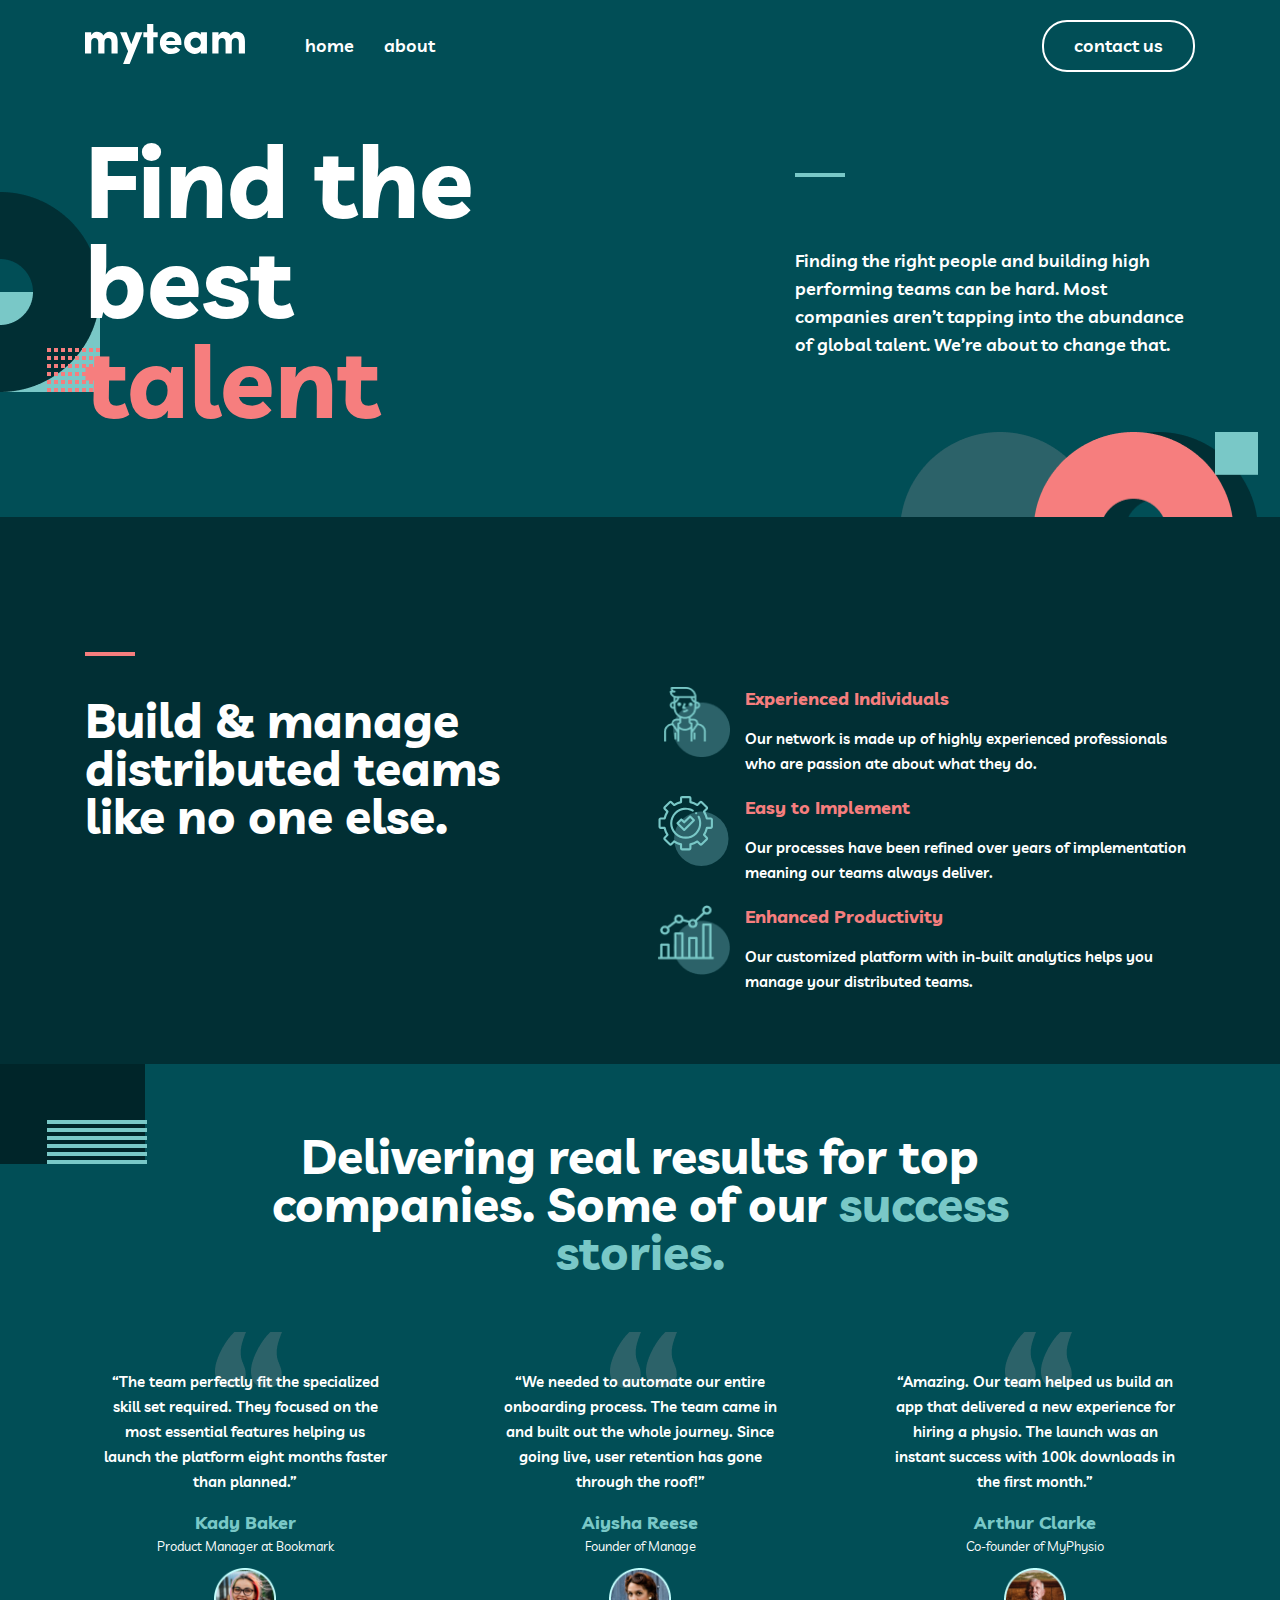
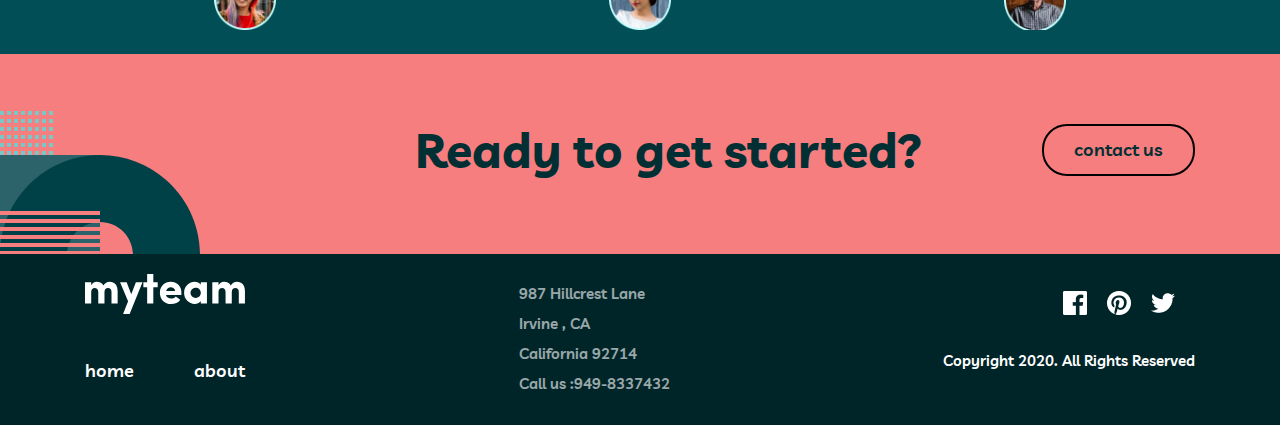
<file: index.html>
<!DOCTYPE html>
<html lang="en">
<head>
  <meta charset="UTF-8">
  <meta http-equiv="X-UA-Compatible" content="IE=edge">
  <meta name="viewport" content="width=device-width, initial-scale=1.0">
  <title>My_site</title>
  <link rel="preconnect" href="https://fonts.googleapis.com">
  <link rel="preconnect" href="https://fonts.gstatic.com" crossorigin>
  <link href="https://fonts.googleapis.com/css2?family=Livvic:wght@300;400;500&family=Open+Sans:wght@300;400;500;600&display=swap" rel="stylesheet">
  <link rel="stylesheet" href="./css/normalize.css">
  <link rel="stylesheet" href="./css/main.css">
</head>
<body>
  <header class="header">
    <div class="container">
      <nav class="header-inner">
        <a class="site-logo" href="./index.html"><img src="./img/myteam-logo.svg" alt="site logo"></a>
        <ul class="header-list">
          <li class="header-item"><a class="header-links" href="./index.html ">home</a></li>
          <li class="header-item"><a class="header-links" href="#">about</a></li>
        </ul>
        <a class="header-link" href="./contact.html">contact us</a>
      </nav>
    </div>
  </header>


  <main>
    <section class="main">
      <div class="container">
        <div class="main-header">
          <div class="title">
            <h1 class="main-heading">Find the best <span class="span">talent</span></h1>
          </div>
          <div class="main-info">
            <span class="line"></span>
            <p>
              Finding the right people and building high performing teams can be hard. Most companies aren’t tapping into the abundance of global talent. We’re about to change that.
            </p>
          </div>
        </div>
      </div>
    </section>

<!-- section content  -->

    <section class="content-section">
      <div class="container">
        <div class="content">
          <div class="content-header">
            <span class="content-line"></span>
            <h2>Build & manage distributed teams like no one else.</h2>
          </div>
            <ul class="content-list">
              <li class="content-item">
                <img src="./img/guy.png" alt="guy" width="73" height="70">
                <div class="experience">
                    <p class="param">Experienced Individuals</p>
                    <p class="param2">Our network is made up of highly experienced professionals who are passion ate about what they do.</p>
                </div>
              </li>
              <li class="content-item second">
                <img src="./img/set.svg" alt="set" width="73" height="70">
                <div class="experience">
                  <p class="param">Easy to Implement</p>
                  <p class="param2">Our processes have been refined over years of implementation meaning our teams always deliver.</p>
                </div>
              </li>
              <li class="content-item second">
                <img src="./img/settings.png" alt="setting" width="73" height="70">
                <div class="experience">
                  <p class="param">Enhanced Productivity</p>
                  <p class="param2">Our customized platform with in-built analytics helps you manage your distributed teams.</p>
                </div>
              </li>
            </ul>
        </div>
      </div>
    </section>

<!-- section stories  -->

    <section class="third">
      <div class="container">
        <div class="transporting">
          <div class="transporting-header">
            <h3>Delivering real results for top companies. Some of our 
              <span class="success">success stories.</span>
            </h3>
          </div>
            <ul class="profession">
              <li>
                <p class="personal-info">
                  “The team perfectly fit the specialized skill set required. They focused on the most essential features helping us launch the platform eight months faster than planned.”
                </p>
                <span>Kady Baker</span>
                <p class="level-job">Product Manager at Bookmark</p>
                <img src="./img/girl1.png" alt="girl" width="62" height="62">
              </li>
              <li>
                <p class="personal-info"> “We needed to automate our entire onboarding process. The team came in and built out the whole journey. Since going live, user retention has gone through the roof!”</p>
                <span>Aiysha Reese</span>
                <p class="level-job">Founder of Manage</p>
                <img src="./img/girl2.png" alt="girl" width="62" height="62">
              </li>
              <li>
                <p class="personal-info">
                  “Amazing. Our team helped us build an app that delivered a new experience for hiring a physio. The launch was an instant success with 100k downloads in the first month.”
                </p>
                <span>Arthur Clarke</span>
                <p class="level-job">Co-founder of MyPhysio</p>
                <img src="./img/man3.png" alt="man" width="62" height="62">
              </li>
            </ul>
        </div>
      </div>
    </section>


    <section class="pink">
      <div class="container">
        <div class="ready ">
          <span>Ready to get started?</span>
          <a class="social-tel" href="./contact.html">contact us</a>
        </div>
      </div>
    </section>
  </main>


  <footer class="footer">
    <div class="container">
      <div class="footer-header">
        <div class="footer-link">
          <a href="#"><img src="./img/myteam-logo.svg" alt="myteam-logo"></a>
          <ul class="footer-ul">
            <li><a href="./index.html">home</a></li>
            <li><a href="#">about</a></li>
          </ul>
        </div>
        <address class="address">
          <p>987 Hillcrest Lane</p>
          <p>Irvine , CA</p>
          <p>California 92714</p>
          <p>Call us :949-8337432</p>
        </address>
        <div class="social-link">
          <ul>
            <li><a href="https://www.facebook.com/profile.php?id=100080662261927"><img src="./img/face.png" alt="facebook"></a></li>
            <li><a href="https://www.pinterest.com/shaxme2006/"><img src="./img/pinterest.png" alt="pinterest"></a></li>
            <li><a href="https://twitter.com/"><img src="./img/twitter.png" alt="twitter"></a></li>
          </ul>
          <p class="p-end">Copyright 2020. All Rights Reserved</p>
        </div>
      </div>
    </div>
  </footer>
</body>
</html>
</file>
<file: css/main.css>
* {
  box-sizing:border-box;
}

body {
  font-family: 'Livvic', sans-serif;
  font-family: 'Open Sans', sans-serif;
  font-style:normal;
  font-weight:normal;
  color: #000;
}

.container {
  max-width:1150px;
  padding: 20px 20px;
  margin: 0px auto;
}
 
.visually-hidden {
  position:absolute;
  width:1px;
  height:1px;
  margin:-1px;
  padding:0;
  overflow:hidden;
  border:0;
  clip: rect(0 0 0 0);
}

.header {
  background-color:#014E56 ;
}

.site-logo:hover{
  opacity: 0.8;
}

.site-logo:active{
  opacity: 0.5;
}

.header-inner{
  display: flex;
  align-items: center;
}

.header-list{
  display: flex;
  list-style-type: none;
  margin: 0;
  padding: 0;
  padding-left: 60px;
}

.header-item {
  margin-right: 30px;
}

.header-item:active {
  opacity: 0.6;
}

.header-links {
  text-decoration: none;
  font-family: 'Livvic';
  font-style: normal;
  font-weight: 600;
  font-size: 18px;
  line-height: 28px;
  color: #fff;
}

.header-links:hover {
  color: palevioletred;
  transition: 0.6s ease;
}

.header-link {
  margin-left: auto;
  text-decoration: none;
  font-family: 'Livvic';
  font-style: normal;
  font-weight: 600;
  font-size: 18px;
  line-height: 28px;
  color: #fff;
  border: 2px solid #fff;
  padding: 10px 30px;
  border-radius: 25px;
  transition: 0.5s ease;
}

.header-link:hover {
  background-color: #fff;
  color: #000;
  border: 2px solid #fff ;
  transition: 0.5s ease;
  transform: scale(1.1);
}

.header-link:active {
 background:transparent;
 transform: scale(0.8);
 transition: 0.1s ease;
}

.main {
  background-color: #014E56;
  background-image: url(../img/circle1.png),url(../img/circleall.png);
  background-position: 0px 100px, 900px 340px;
  background-repeat: no-repeat;
}

.main-header{
  display: flex;
  align-items: center;
  justify-content: space-between;
}

.title {
  max-width: 515px;
}

.title::before {
  display: inline-block;
  content: "";
  max-height: 200px;
  max-width: 200px;
}

.main-heading {
  font-family: 'Livvic';
  font-style: normal;
  font-weight: 700;
  font-size: 100px;
  line-height: 100px;
  color: #fff;
  margin-top: 0;
}
.span {
  color: #F67E7E;
}

.main-info {
  max-width: 400px;
  margin-bottom: 60px;
  position: relative;
 
}
.circle{
  position: absolute;
  bottom: -148px;
}

.line{
  
  display: block;
  max-width: 50px;
  height: 4px;
  background-color: #79C8C7;
 margin-bottom: 70px;
 
}


.main-info p{
  font-family: 'Livvic';
font-style: normal;
font-weight: 600;
font-size: 18px;
line-height: 28px;
color: #fff;
 }


.content-section {
  background-color:  #012F34;
  background-image: url(../img/ssss.png);
  background-repeat: no-repeat;
 background-position: 1420px 420px;
 padding-bottom: 50px;

}


.content{
  display: flex;
  align-items: center;
  justify-content: space-between;
}


.content-header{
  max-width: 440px;
}

.content-header::after{
  background-image: url(../img/ssss.png);
}

.content-line{
  display: block;
  width: 50px;
  height: 4px;
  background: #F67E7E;
}

.content-header h2{
  font-family: 'Livvic';
font-style: normal;
font-weight: 700;
font-size: 48px;
line-height: 48px;
color: #fff;
}

 .content-list{
  max-width: 554px;
  list-style: none;
  margin: 0;
  padding: 0;
  margin-top: 130px;
  
 }
 .content-item{
  display: flex;
  align-items: center;
  justify-content: space-between;
 }

.param{
  font-family: 'Livvic';
  font-style: normal;
  font-weight: 700;
  font-size: 18px;
  line-height: 28px;
  color: #F67E7E;
  margin-bottom:13px;
}
 .param2{
  font-family: 'Livvic';
  font-style: normal;
  font-weight: 600;
  font-size: 15px;
  line-height: 25px;
  color:#fff;
  margin: 0;
  max-width: 450px;
}
 .experience{
  margin-left: 15px;

}

.third{
  background-color: #014E56;
  background-image: url(../img/left.png),url(../img/right.png);
  background-repeat: no-repeat;
  background-position:0px 0, 1320px 530px;
  left: 0;
}

.pink{
 height: 200px;
  background-color: #F67E7E;
  background-image:url(../img/pink-left.svg);
  background-repeat: no-repeat;
  background-position: 0px 57px;
}

.ready{
  display: flex;
  align-items: center;
  justify-content: center;
}

.ready span{
font-family: 'Livvic';
font-style: normal;
font-weight: 700;
font-size: 48px;
line-height: 48px;
padding-left: 330px;
padding-top: 50px;
color: #012F34;


}

.social-tel{
  margin-left: auto;
  text-decoration: none;
  transition: 0.5s ease;
  color: #012F34;
  border: 2px solid #000;
  padding: 10px 30px;
  margin-top: 50px;
  border-radius: 25px;
  font-family: 'Livvic';
  font-style: normal;
  font-weight: 600;
  font-size: 18px;
  line-height: 28px;
}

.social-tel:hover{
background-color: #012F34;
color: #fff;
border: 2px solid #012F34 ;
transition: 0.5s ease;
transform: scale(1.1);
}

.social-tel:active{
  background:transparent;
  transform: scale(0.8);
  transition: 0.1s ease;
}

.transporting-header{
  max-width:842px;
  margin: 0 auto;
}

.transporting-header h3{
  font-family: 'Livvic';
font-style: normal;
font-weight: 700;
font-size: 48px;
line-height: 48px;
text-align: center;
color: #FFFFFF;
}

.success{
  color:  #79C8C7;
}

.profession{
  list-style: none;
  margin: 0;
  padding: 0;
  display: flex;
  align-items: center;
  justify-content: space-between;
  margin-top: 36px;
}

.profession li{

  max-width: 320px;
  text-align: center;
  padding: 0 15px;
  background-image: url(../img/quotes.png);
  background-repeat: no-repeat;
  background-position:130px 8px;
  padding-top: 30px;
}
.personal-info{
  font-family: 'Livvic';
font-style: normal;
font-weight: 600;
font-size: 15px;
line-height: 25px;
text-align: center;
color: #FFFFFF;

}
.profession span{
  font-family: 'Livvic';
font-style: normal;
font-weight: 700;
font-size: 18px;
line-height: 28px;
color: #79C8C7;
}

.level-job{
font-family: 'Livvic';
font-size: 13px;
line-height: 18px;
color: #FFFFFF;
margin-top: 0;

}
.footer{
  background-color: #002529;
  position: relative;
}

.footer-header{
  display: flex;
  align-items: center;
  justify-content: space-between;
}

.footer-link a{
  display: block;
  margin-bottom: 20px;
}

.footer-link a:hover{
  opacity: 0.8;
}

.footer-link a:active{
  opacity: 0.6;
}


.footer-ul {
  list-style: none;
  margin: 0;
  padding: 0;
  display: flex;
  align-items: center;
  justify-content: space-between;

}

.footer-ul li a {
  text-decoration: none;
  color: #fff;
  font-family: 'Livvic';
font-style: normal;
font-weight: 600;
font-size: 18px;
line-height: 28px;
display: block;
padding-top: 20px;
}

.address {
color: #fff;
font-family: 'Livvic';
font-style: normal;
font-weight: 600;
font-size: 15px;
line-height: 30px;
opacity: 0.6;
}

.address p {
  margin: 0;
}

.social-link ul{
  list-style: none;
  margin: 0;
  padding: 0;
  display: flex;
  align-items: center;
  justify-content: center;
  margin-left: 100px;
  margin-bottom: 30px;
}

.social-link ul li:hover{
  opacity: 0.8;
}

.social-link ul li:active{
  opacity: 0.6;
}

.social-link ul li {
  padding: 0 10px;
}

.p-end {
font-family: 'Livvic';
font-style: normal;
font-weight: 600;
font-size: 15px;
line-height: 25px;
color: #fff;
}
</file>
